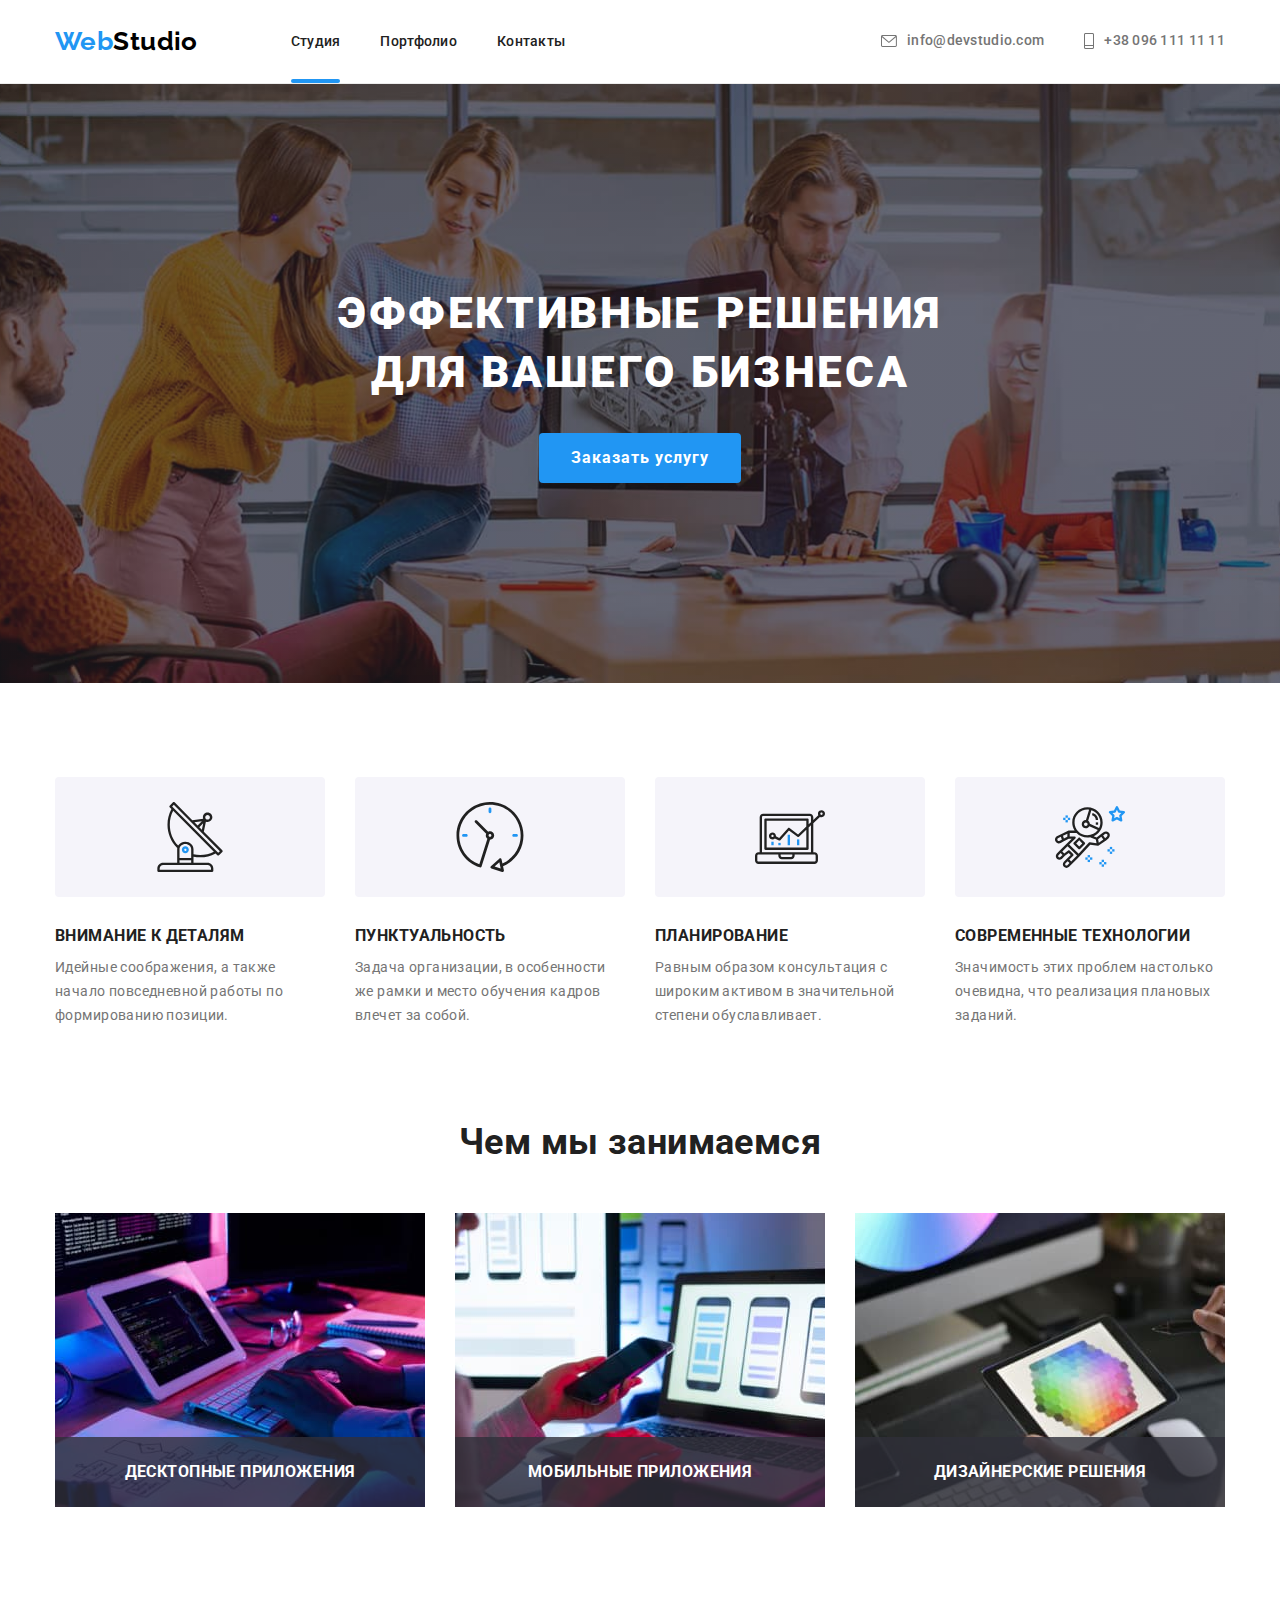
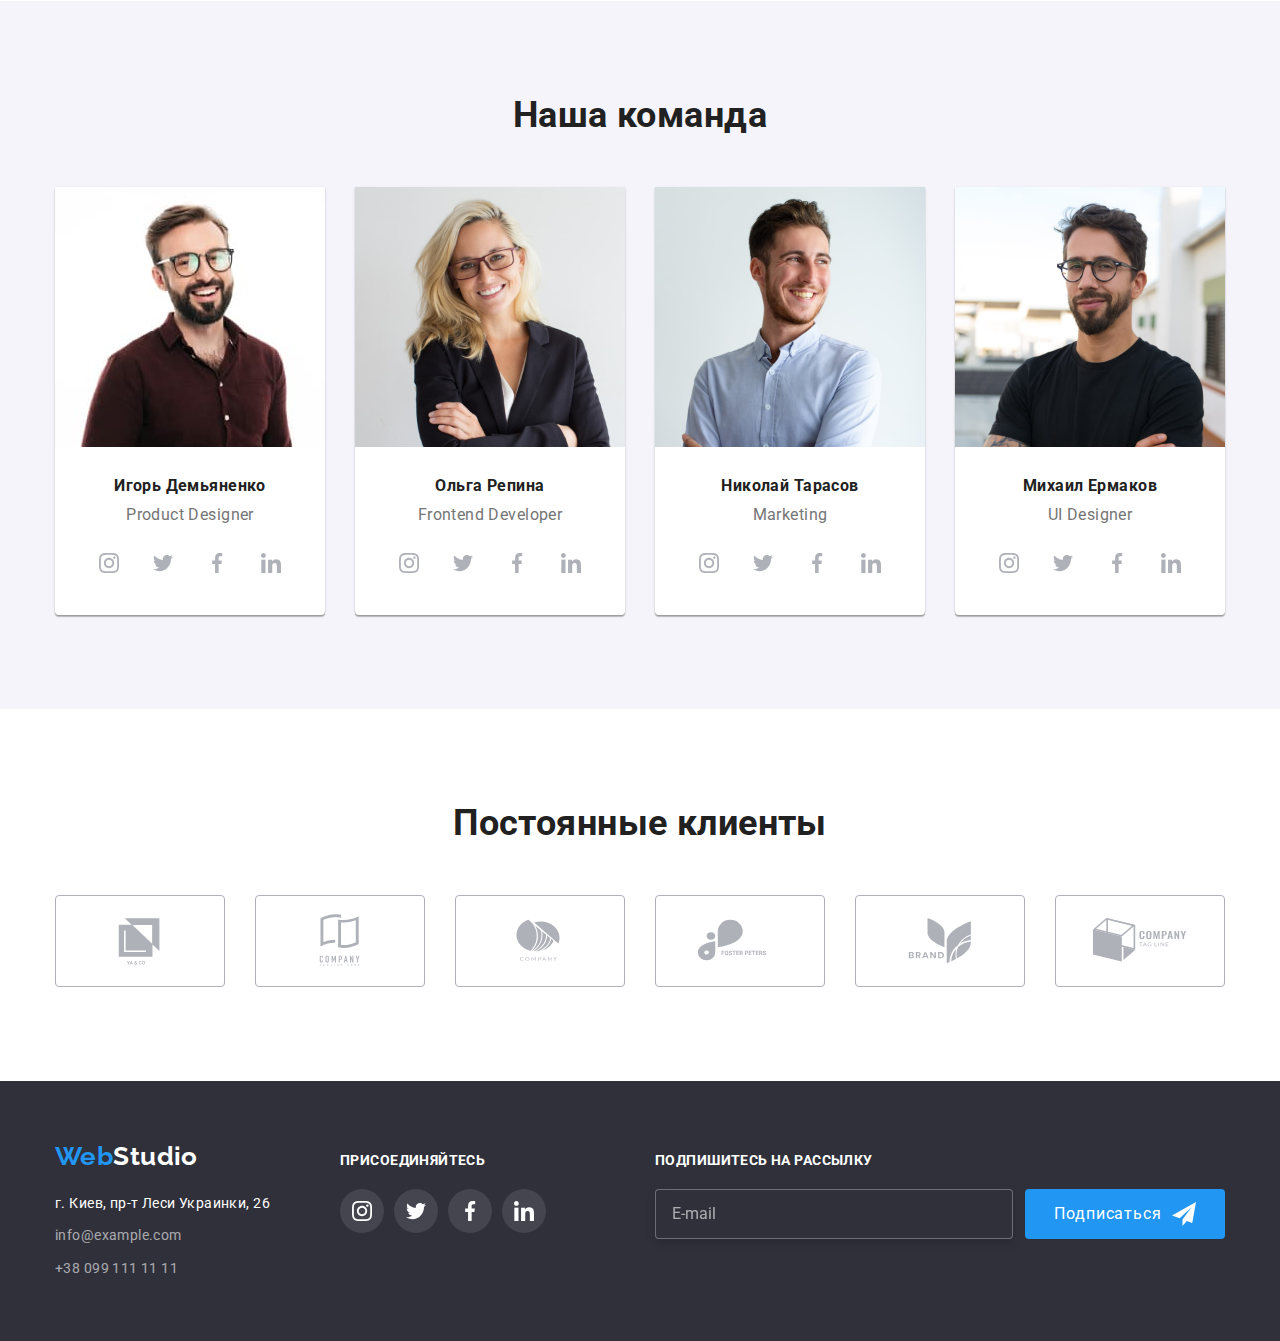
<file: index.html>
<!DOCTYPE html>
<html lang="ru">

<head>
    <meta charset="UTF-8">
    <meta http-equiv="X-UA-Compatible" content="IE=edge">
    <meta name="viewport" content="width=device-width, initial-scale=1.0">
    <title>Web studio 2.1</title>
    <link rel="preconnect" href="https://fonts.gstatic.com">
    <link rel="stylesheet" href="https://cdnjs.cloudflare.com/ajax/libs/modern-normalize/1.0.0/modern-normalize.min.css">
    <link href="https://fonts.googleapis.com/css2?family=Raleway:wght@700&family=Roboto:wght@400;500;700;900&display=swap"
        rel="stylesheet">
    <link rel="stylesheet" href="./css/main.min.css">
</head>
<body>
        <!--Header-->
        <header class="header">
            <div class="container main-nav">
                <nav class="navigation">
                    <a class="logo logo_text_black link" href="./index.html" lang="en"><span class="logo-first-word">Web</span>Studio</a>
                    <ul class="menu header__links-list list">
                        <li class="menu__item">
                            <a class="menu__link link current" href="./index.html">Студия</a>
                        </li>
                        <li class="menu__item">
                            <a class="menu__link link" href="./portfolio.html">Портфолио</a>
                        </li>
                        <li class="menu__item">
                            <a class="menu__link link" href="">Контакты</a>
                        </li>
                    </ul>
                </nav>
                    <ul class="menu header__contacts list">
                        <li class="menu__item">
                            <a class="menu__contacts link" href="mailto:info@devstudio.com">
                                <svg class="menu__mail-icon">
                                    <use href="./images/sprite.svg#icon-mail"></use>
                                </svg>info@devstudio.com
                            </a>
                        </li>
                        <li class="menu__item">
                            <a class="menu__contacts link" href="tel:+380961111111">
                                <svg class="menu__phone-icon">
                                    <use href="./images/sprite.svg#icon-phone"></use>
                                </svg>+38 096 111 11 11
                            </a>  
                        </li>
                    </ul>    
                </div>
        </header>
        <main>
            <!--Hero section-->
            <section class="hero">
                <div class="container">
                    <h1 class="hero__title">Эффективные решения для вашего бизнеса</h1>
                    <button class="modal-btn" type="button" data-modal-open>Заказать услугу</button>
                </div>
            </section>

            
            <!--Benefits-->
            <section class="section">
                <div class="container">
                <h2 class="visually-hidden">Приемущества</h2>
                <ul class="benefits-list list">
                    <li class="benefits-list__item">
                        <div class="benefits-list__logo">
                        <svg class="benefits-list__icon">
                            <use href="./images/sprite.svg#icon-antenna"></use>
                        </svg>
                        </div>
                        <h3 class="benefits-list__title">Внимание к деталям</h3>
                        <p class="benefits-list__description">Идейные соображения, а также начало повседневной работы по формированию позиции.</p>
                    </li>
                    <li class="benefits-list__item">
                        <div class="benefits-list__logo">
                        <svg class="benefits-list__icon">
                            <use href="./images/sprite.svg#icon-clock"></use>
                        </svg>
                        </div>
                        <h3 class="benefits-list__title">Пунктуальность</h3>
                        <p class="benefits-list__description">Задача организации, в особенности же рамки и место обучения кадров влечет за собой.</p>
                    </li>
                    <li class="benefits-list__item">
                        <div class="benefits-list__logo">
                        <svg class="benefits-list__icon">
                            <use href="./images/sprite.svg#icon-diagram"></use>
                        </svg>
                        </div>
                        <h3 class="benefits-list__title">Планирование</h3>
                        <p class="benefits-list__description">Равным образом консультация с широким активом в значительной степени обуславливает.</p>
                    </li>
                    <li class="benefits-list__item">
                        <div class="benefits-list__logo">
                        <svg class="benefits-list__icon">
                            <use href="./images/sprite.svg#icon-astronaut"></use>
                        </svg>
                        </div>
                        <h3 class="benefits-list__title">Современные технологии</h3>
                        <p class="benefits-list__description">Значимость этих проблем настолько очевидна, что реализация плановых заданий.</p>
                    </li>
                </ul>
                </div>
            </section>
            
            <!--What are we doing-->

            <section class="activities">
                <div class="container">
                <h2 class="primary-title">Чем мы занимаемся</h2>
                <ul class="activities-list cards-list list">
                    <li class="activities-list__item cards-item">
                        <div class="activities-list__thumb">
                        <img src="./images/box1.jpg" alt="десктопные приложения" width="370" height="294">
                        <h3 class="activities-list__title">Десктопные приложения</h3>
                        </div>
                    </li>
                    <li class="activities-list__item cards-item">
                        <div class="activities-list__thumb">
                            <img src="./images/box2.jpg" alt="мобильные приложения" width="370" height="294">
                            <h3 class="activities-list__title">Мобильные приложения</h3>
                        </div>
                    </li>
                    <li class=" activities-list__item cards-item">
                        <div class="activities-list__thumb">
                            <img src="./images/box3.jpg" alt="дизайнерские решения" width="370" height="294">
                            <h3 class="activities-list__title">Дизайнерские решения</h3>
                        </div>
                    </li>
                </ul>
                </div>
            </section>


            <!--Our team-->


            <section class="team section">
                <div class="container">
                <h2 class="primary-title">Наша команда</h2>
                <ul class="team__list cards-list list">
                    <li class="team__item cards-item">
                        <img src="./images/img.jpg" alt="продукт менеджер" width="270" height="260">
                         <div class="team__text">
                            <h3>Игорь Демьяненко</h3>
                            <p lang="en" class="team__img-description">Product Designer</p>
                            <ul class="social-links-list team__social-list list">
                                <li class="social__item">
                                    <a href="" class="social-link link">
                                        <svg class="social-link__logo team-socials">
                                            <use href="./images/sprite.svg#icon-instagram"></use>
                                        </svg>
                                    </a>
                                </li>
                                <li class="social__item">
                                    <a href="" class="social-link link">
                                        <svg class="social-link__logo team-socials">
                                            <use href="./images/sprite.svg#icon-twitter"></use>
                                        </svg>
                                    </a>
                                </li>
                                <li class="social__item">
                                    <a href="" class="social-link link">
                                        <svg class="social-link__logo team-socials">
                                            <use href="./images/sprite.svg#icon-facebook"></use>
                                        </svg>
                                    </a>
                                </li>
                                <li class="social__item">
                                    <a href="" class="social-link link">
                                        <svg class="social-link__logo team-socials">
                                            <use href="./images/sprite.svg#icon-linkedin"></use>
                                        </svg>
                                    </a>
                                </li>
                            </ul>
                         </div>    
                    </li>
                    <li class="team__item cards-item">
                        <img src="./images/img2.jpg" alt="фронтэнд разрабочтик" width="270" height="260">
                            <div class="team__text">
                                <h3>Ольга Репина</h3>
                                <p lang="en" class="team__img-description">Frontend Developer</p>
                                <ul class="social-links-list team__social-list list">
                                    <li class="social__item">
                                        <a href="" class="social-link link">
                                            <svg class="social-link__logo team-socials">
                                                <use href="./images/sprite.svg#icon-instagram"></use>
                                            </svg>
                                        </a>
                                    </li>
                                    <li class="social__item">
                                        <a href="" class="social-link link">
                                            <svg class="social-link__logo team-socials">
                                                <use href="./images/sprite.svg#icon-twitter"></use>
                                            </svg>
                                        </a>
                                    </li>
                                    <li class="social__item">
                                        <a href="" class="social-link link">
                                            <svg class="social-link__logo team-socials">
                                                <use href="./images/sprite.svg#icon-facebook"></use>
                                            </svg>
                                        </a>
                                    </li>
                                    <li class="social__item">
                                        <a href="" class="social-link link">
                                            <svg class="social-link__logo team-socials">
                                                <use href="./images/sprite.svg#icon-linkedin"></use>
                                            </svg>
                                        </a>
                                    </li>
                                </ul>
                           </div>
                    </li>
                    <li class="team__item cards-item">
                        <img src="./images/img3.jpg" alt="маркетолог" width="270" height="260">
                            <div class="team__text">
                                <h3>Николай Тарасов</h3>
                                <p lang="en" class="team__img-description">Marketing</p>
                                <ul class="social-links-list team__social-list list">
                                    <li class="social__item">
                                        <a href="" class="social-link link">
                                            <svg class="social-link__logo team-socials">
                                                <use href="./images/sprite.svg#icon-instagram"></use>
                                            </svg>
                                        </a>
                                    </li>
                                    <li class="social__item">
                                        <a href="" class="social-link link">
                                            <svg class="social-link__logo team-socials">
                                                <use href="./images/sprite.svg#icon-twitter"></use>
                                            </svg>
                                        </a>
                                    </li>
                                    <li class="social__item">
                                        <a href="" class="social-link link">
                                            <svg class="social-link__logo team-socials">
                                                <use href="./images/sprite.svg#icon-facebook"></use>
                                            </svg>
                                        </a>
                                    </li>
                                    <li class="social__item">
                                        <a href="" class="social-link link">
                                            <svg class="social-link__logo team-socials">
                                                <use href="./images/sprite.svg#icon-linkedin"></use>
                                            </svg>
                                        </a>
                                    </li>
                                </ul>
                           </div>
                    </li>
                    <li class="team__item cards-item">
                        <img src="./images/img4.jpg" alt="дизайнер" width="270" height="260">
                            <div class="team__text">
                                <h3>Михаил Ермаков</h3>
                                <p lang="en" class="team__img-description">UI Designer</p>
                                <ul class="social-links-list team__social-list list">
                                    <li class="social__item">
                                        <a href="" class="social-link link">
                                            <svg class="social-link__logo team-socials">
                                                <use href="./images/sprite.svg#icon-instagram"></use>
                                            </svg>
                                        </a>
                                    </li>
                                    <li class="social__item">
                                        <a href="" class="social-link link">
                                            <svg class="social-link__logo team-socials">
                                                <use href="./images/sprite.svg#icon-twitter"></use>
                                            </svg>
                                        </a>
                                    </li>
                                    <li class="social__item">
                                        <a href="" class="social-link link">
                                            <svg class="social-link__logo team-socials">
                                                <use href="./images/sprite.svg#icon-facebook"></use>
                                            </svg>
                                        </a>
                                    </li>
                                    <li class="social__item">
                                        <a href="" class="social-link link">
                                            <svg class="social-link__logo team-socials">
                                                <use href="./images/sprite.svg#icon-linkedin"></use>
                                            </svg>
                                        </a>
                                    </li>
                                </ul>
                            </div> 
                    </li>
                </ul>
                </div>
            </section>
            <section class="clients section">
                <div class="container">
                    <h2 class="primary-title">Постоянные клиенты</h2>
                    <ul class="clients-list list">
                        <li class="cliaents-list__item cards-item ">
                            <a class="clients-link link" href="">
                            <svg class="clients-link__icon">
                                <use href="./images/sprite.svg#icon-logo"></use>
                            </svg>
                            </a>
                        </li>
                        <li class="clients-list__item cards-item">
                            <a class="clients-link link" href="">
                            <svg class="clients-link__icon">
                                <use href="./images/sprite.svg#icon-logo1"></use>
                            </svg>
                            </a>
                        </li>
                        <li class="clients-list__item cards-item">
                            <a class="clients-link link" href="">
                            <svg class="clients-link__icon">
                                <use href="./images/sprite.svg#icon-logo2"></use>
                            </svg>
                            </a>
                        </li>
                        <li class="clients-list__item cards-item">
                            <a class="clients-link link" href="">
                            <svg class="clients-link__icon">
                                <use href="./images/sprite.svg#icon-logo3"></use>
                            </svg>
                            </a>
                        </li>
                        <li class="clients-list__item cards-item">
                            <a class="clients-link link" href="">
                            <svg class="clients-link__icon">
                                <use href="./images/sprite.svg#icon-logo4"></use>
                            </svg>
                            </a>
                        </li>
                        <li class="clients-list__item cards-item">
                            <a class="clients-link link" href="">
                            <svg class="clients-link__icon">
                                <use href="./images/sprite.svg#icon-logo5"></use>
                            </svg>
                            </a>
                        </li>
                    </ul>
                </div>
            </section>
        </main>
        <!--Footer-->
        <footer class="footer-section">
            <div class="container footer-info">
                <div class="adress-section">
                <a class="logo logo_text_white link" href="" lang="en"><span class="logo-first-word">Web</span>Studio</a>
                <address class="btm-adress">
                    <ul class="adress-list list">
                        <li class="adress-list__item">
                            <a class="adress-list__link adress-list__link_text_white link" href="https://goo.gl/maps/AmAYkSaGQBM4U7Ya8" target="_blank"
                                rel="noopener no referrer">г. Киев, пр-т Леси
                                Украинки, 26</a>
                        </li>
                        <li class="adress-list__item">
                            <a class="adress-list__link adress-list__link_text_grey link" href="mailto:info@example.com">info@example.com</a>
                        </li>
                        <li class="adress-list__item">
                            <a class="adress-list__link adress-list__link_text_grey link" href="tel:+380991111111">+38 099 111 11 11</a>
                        </li>
                    </ul>
                </address>
                </div>
                <div class="footer__social">
                <section class="social-list">
                    <h2 class="social-links-title">Присоединяйтесь</h2>
                    <ul class="footer__social-list social-links-list list">
                        <li class="social__item">
                        <a href="" class="social-link link">
                            <svg class="social-link__logo footer-socials">
                                <use href="./images/sprite.svg#icon-instagram"></use>
                            </svg>
                        </a>
                        </li>
                        <li class="social__item">
                        <a href="" class="social-link link">
                            <svg class="social-link__logo footer-socials">
                                <use href="./images/sprite.svg#icon-twitter"></use>
                            </svg>
                        </a>
                        </li>
                        <li class="social__item">
                            <a href="" class="social-link link">
                                <svg class="social-link__logo footer-socials">
                                    <use href="./images/sprite.svg#icon-facebook"></use>
                                </svg>
                            </a>
                        </li>
                        <li class="social__item">
                            <a href="" class="social-link link">
                            <svg class="social-link__logo footer-socials">
                                <use href="./images/sprite.svg#icon-linkedin"></use>
                            </svg>
                            </a>
                        </li>
                    </ul>
                </section>
            </div>
            <form class="footer__subscription subscription-form">
                <h2 class="social-links-title">Подпишитесь на рассылку</h2> 
                <div class="subscription-field">
                <label>
                    <input name="user-subscription-mail" class="subscription-mail" type="email" placeholder="E-mail" required>
                </label>
                <button type="submit" class="subscription-btn">Подписаться
                    <svg class="telegram-logo">
                        <use href="./images/sprite.svg#icon-send"></use>
                    </svg>
                </button>
                </div>
            </form>
        </div>
        <div class="backdrop is-hidden" data-modal>
            <div class="modal">
                <button type="button" class="close-button" data-modal-close>
                    <svg class="icon-close">
                        <use href="./images/sprite.svg#icon-close"></use>
                    </svg>
                </button>
                <form action="#" class="modal-form">
                    <p class="modal-form-head">Оставьте свои данные, мы вам перезвоним</p>
                    <label class="modal-form-field">
                        Имя 
                        <span class="modal-form-input-wrapper">
                            <input name="user-name" type="text" class="modal-form-input" minlength="2" required>
                            <svg class="modal-form-icon">
                                <use href="./images/sprite.svg#icon-person"></use>
                            </svg>
                        </span>
                    </label>
                    <label class="modal-form-field">
                        Телефон
                        <span class="modal-form-input-wrapper">
                            <input name="user-phone" type="tel" class="modal-form-input" pattern="[0-9]{3}-[0-9]{3}-[0-9]{2}-[0-9]{2}" title="099-999-99-99" required>
                            <svg class="modal-form-icon">
                            <use href="./images/sprite.svg#icon-tel"></use>
                            </svg>
                        </span>
                    </label>
                    <label class="modal-form-field">
                        Почта
                        <span class="modal-form-input-wrapper">
                            <input name="user-mail" type="email" class="modal-form-input" required>
                            <svg class="modal-form-icon">
                                <use href="./images/sprite.svg#icon-email"></use>
                            </svg>
                        </span>
                    </label>
                    <label class="modal-form-field">
                        Комментарий
                        <textarea name="user-cooments" class="modal-form-comments" placeholder="Введите текст"></textarea>
                    </label>
                    
                    <input name="user-policy" type="checkbox" class="modal-form-checkbox visually-hidden" id="checkbox-policy" required>
                    <label for="checkbox-policy" class="modal-form-checkbox-policy"> Соглашаюсь с рассылкой и принимаю &#160; <a href="" class="modal-form-policy-link">Условия договора</a></label>
            
                    <button type="submit" class="modal-form-btn">Отправить</button>
                    
                </form>
            </div>
        </div>
    </footer>
    <script src="modal.js"></script>
</body>
</file>
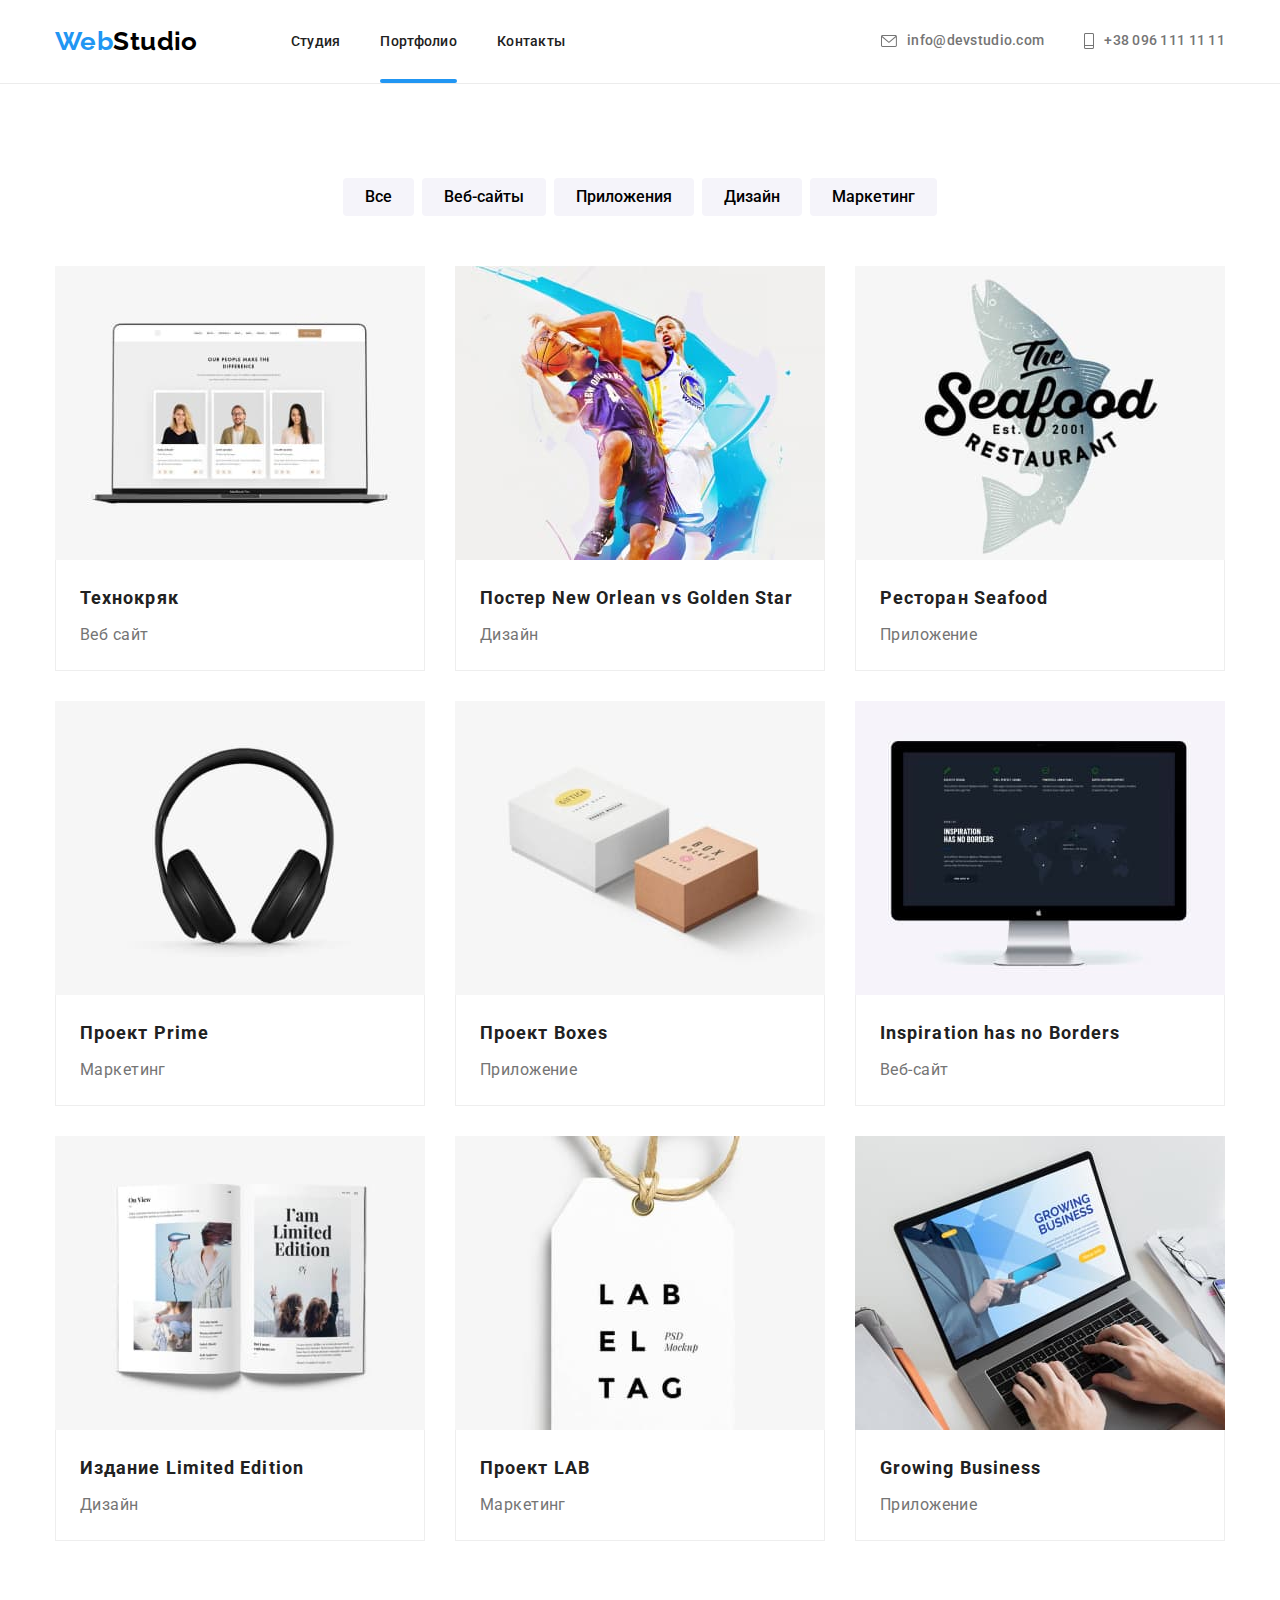
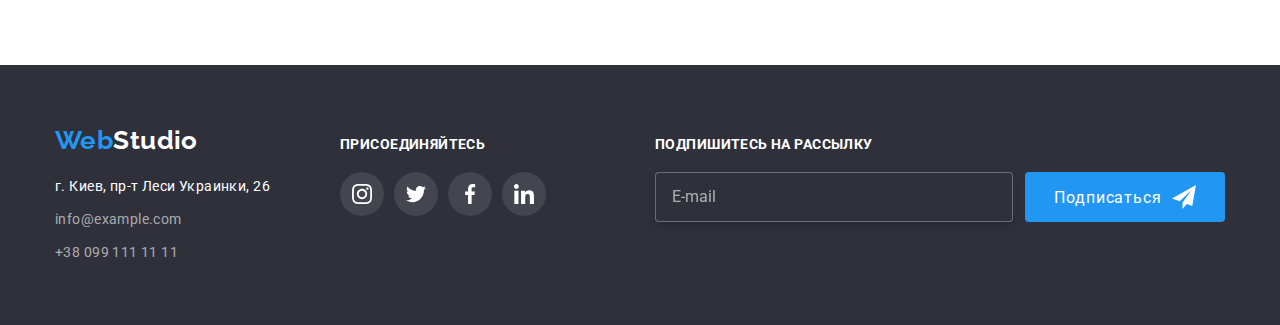
<file: portfolio.html>
<!DOCTYPE html>
<html lang="ru">

<head>
    <meta charset="UTF-8">
    <meta http-equiv="X-UA-Compatible" content="IE=edge">
    <meta name="viewport" content="width=device-width, initial-scale=1.0">
    <title>Web studio 2.1</title>
    <link rel="preconnect" href="https://fonts.gstatic.com">
    <link rel="stylesheet"
        href="https://cdnjs.cloudflare.com/ajax/libs/modern-normalize/1.0.0/modern-normalize.min.css">
    <link
        href="https://fonts.googleapis.com/css2?family=Raleway:wght@700&family=Roboto:wght@400;500;700;900&display=swap"
        rel="stylesheet">
    <link rel="stylesheet" href="./css/main.min.css">
</head>

<body>
    <!--Header-->
    <header class="header">
        <div class="container main-nav">
            <nav class="navigation">
                <a class="logo logo_text_black link" href="./index.html" lang="en"><span
                        class="logo-first-word">Web</span>Studio</a>
                <ul class="menu header__links-list list">
                    <li class="menu__item">
                        <a class="menu__link link" href="./index.html">Студия</a>
                    </li>
                    <li class="menu__item">
                        <a class="menu__link link current" href="./portfolio.html">Портфолио</a>
                    </li>
                    <li class="menu__item">
                        <a class="menu__link link" href="">Контакты</a>
                    </li>
                </ul>
            </nav>
            <ul class="menu header__contacts list">
                <li class="menu__item">
                    <a class="menu__contacts link" href="mailto:info@devstudio.com">
                        <svg class="menu__mail-icon icon">
                            <use href="./images/sprite.svg#icon-mail"></use>
                        </svg>info@devstudio.com
                    </a>
                </li>
                <li class="menu__item">
                    <a class="menu__contacts link" href="tel:+380961111111">
                        <svg class="menu__phone-icon icon">
                            <use href="./images/sprite.svg#icon-phone"></use>
                        </svg>+38 096 111 11 11
                    </a>
                </li>
            </ul>
        </div>
    </header>

            <!--Main content-->

    <main class="section">
        <div class="container">   
            <h1 class="visually-hidden">Фильтры</h1>
                <ul class="filters-list list">  
                <li class="filters-item">
                    <button class="nav-btn" type="button">
                        Все
                    </button>
                </li>
                <li class="filters-item">
                    <button class="nav-btn" type="button">
                        Веб-сайты
                    </button>
                </li>
                <li class="filters-item">
                    <button class="nav-btn" type="button">
                        Приложения
                    </button>
                </li>
                <li class="filters-item">
                    <button class="nav-btn" type="button">
                        Дизайн
                    </button>
                </li>
                <li class="filters-item">
                    <button class="nav-btn" type="button">
                        Маркетинг
                    </button>
                </li>
            </ul>
           
            <h2 hidden>Список работ</h2>
            <ul class="products-list cards-list list">
                <li class="products-list__item">
                    <a class="cards-link link" href="">
                        <div class="portfolio-thumb">
                            <img src="./images/example.jpg" alt="ноутбук с изображением профилей">
                            <p class="title-description">Технокряк это современная площадка распространения коронавируса. Компании используют эту платформу для цифрового
                            шпионажа и атак на защищённые сервера конкурентов.</p>
                        </div>
                            <div class="cards-text">
                                <h3 class="portfolio-titles">Технокряк</h3>
                                    <p class="cards-description">Веб сайт</p>
                            </div>
                        </a>
                </li>
                <li class="products-list__item">
                    <a class="cards-link link" href="">
                        <div class="portfolio-thumb">
                            <img src="./images/example1.jpg" alt="постер с двумя баскетболистами борящимися за мяч">
                            <p class="title-description"></p> 
                        </div>
                        <div class="cards-text">
                                <h3 class="portfolio-titles">Постер <span lang="en">New Orlean vs Golden Star</span></h3>
                                <p class="cards-description">Дизайн</p>
                        </div>
                     </a>
                </li>
                <li class="products-list__item">
                    <a class="cards-link link" href="">
                        <div class="portfolio-thumb">
                            <img src="./images/example2.jpg" alt="логотип ресторана морской еды">
                            <p class="title-description"></p>
                        </div>
                        <div class="cards-text">
                            <h3 class="portfolio-titles">Ресторан <span lang="en">Seafood</span></h3>
                            <p class="cards-description">Приложение</p>
                        </div>  
                        </a>
                </li>
                <li class="products-list__item">
                    <a class="cards-link link" href="">
                        <div class="portfolio-thumb">
                            <img src="./images/example3.jpg" alt="закрытые наушники черного цвета">
                            <p class="title-description"></p>
                        </div>
                        <div class="cards-text">
                            <h3 class="portfolio-titles">Проект <span lang="en">Prime</span></h3>
                                <p class="cards-description">Маркетинг</p>
                        </div>  
                    </a>
                </li>
                <li class="products-list__item">
                    <a class="cards-link link" href="">
                        <div class="portfolio-thumb">
                        <img src="./images/example4.jpg" alt="белая и коричневая коробочки">
                        <p class="title-description"></p>
                        </div>
                        <div class="cards-text">
                            <h3 class="portfolio-titles">Проект <span lang="en">Boxes</span></h3>
                                <p class="cards-description">Приложение</p>
                        </div>
                    </a>
                </li>
                <li class="products-list__item">
                    <a class="cards-link link" href="">
                        <div class="portfolio-thumb">
                        <img src="./images/example5.jpg" alt="экран монитора с картой мира">
                        <p class="title-description"></p>
                        </div>
                        <div class="cards-text">
                            <h3 class="portfolio-titles" lang="en">Inspiration has no Borders</h3>
                                <p class="cards-description">Веб-сайт</p>
                        </div>
                    </a>
                </li>
                <li class="products-list__item">
                    <a class="cards-link link" href="">
                        <div class="portfolio-thumb">
                        <img src="./images/example6.jpg" alt="книга с картинками">
                        <p class="title-description"></p>
                        </div>
                        <div class="cards-text">
                            <h3 class="portfolio-titles">Издание <span lang="en">Limited Edition</span></h3>
                                <p class="cards-description">Дизайн</p>
                         </div>
                    </a>
                </li>
                <li class="products-list__item">
                    <a class="cards-link link" href="">
                        <div class="portfolio-thumb">
                        <img src="./images/example7.jpg" alt="бирка на нитке">
                        <p class="title-description"></p>
                        </div>
                        <div class="cards-text">
                             <h3 class="portfolio-titles">Проект <span lang="en">LAB</span></h3>
                             <p class="cards-description">Маркетинг</p>
                        </div>
                    </a>
                </li>
                <li class="products-list__item">
                    <a class="cards-link link" href="">
                        <div class="portfolio-thumb">
                        <img src="./images/example8.jpg" alt="печаиающий на клавиатуре ноутбука человек">
                        <p class="title-description"></p>
                        </div>
                        <div class="cards-text">
                        <h3 class="portfolio-titles" lang="en">Growing Business</h3>
                            <p class="cards-description">Приложение</p>
                    </div>
                        </a>
                </li>
            </ul>
        </div>
    </main>

            <!--Footer-->

            <footer class="footer-section">
                <div class="container footer-info">
                    <div class="adress-section">
                        <a class="logo logo_text_white link" href="" lang="en"><span class="logo-first-word">Web</span>Studio</a>
                        <address class="btm-adress">
                            <ul class="adress-list list">
                                <li class="adress-list__item">
                                    <a class="adress-list__link adress-list__link_text_white link"
                                        href="https://goo.gl/maps/AmAYkSaGQBM4U7Ya8" target="_blank" rel="noopener no referrer">г.
                                        Киев, пр-т Леси
                                        Украинки, 26</a>
                                </li>
                                <li class="adress-list__item">
                                    <a class="adress-list__link adress-list__link_text_grey link"
                                        href="mailto:info@example.com">info@example.com</a>
                                </li>
                                <li class="adress-list__item">
                                    <a class="adress-list__link adress-list__link_text_grey link" href="tel:+380991111111">+38 099
                                        111 11 11</a>
                                </li>
                            </ul>
                        </address>
                    </div>
                    <div class="footer__social">
                        <section class="social-list">
                            <h2 class="social-links-title">Присоединяйтесь</h2>
                            <ul class="footer__social-list social-links-list list">
                                <li class="social__item">
                                    <a href="" class="social-link link">
                                        <svg class="social-link__logo footer-socials">
                                            <use href="./images/sprite.svg#icon-instagram"></use>
                                        </svg>
                                    </a>
                                </li>
                                <li class="social__item">
                                    <a href="" class="social-link link">
                                        <svg class="social-link__logo footer-socials">
                                            <use href="./images/sprite.svg#icon-twitter"></use>
                                        </svg>
                                    </a>
                                </li>
                                <li class="social__item">
                                    <a href="" class="social-link link">
                                        <svg class="social-link__logo footer-socials">
                                            <use href="./images/sprite.svg#icon-facebook"></use>
                                        </svg>
                                    </a>
                                </li>
                                <li class="social__item">
                                    <a href="" class="social-link link">
                                        <svg class="social-link__logo footer-socials">
                                            <use href="./images/sprite.svg#icon-linkedin"></use>
                                        </svg>
                                    </a>
                                </li>
                            </ul>
                        </section>
                    </div>
                    <form class="footer__subscription subscription-form">
                        <h2 class="social-links-title">Подпишитесь на рассылку</h2>
                        <div class="subscription-field">
                            <label>
                                <input name="user-subscription-mail" class="subscription-mail" type="email" placeholder="E-mail"
                                    required>
                            </label>
                            <button type="submit" class="subscription-btn">Подписаться
                                <svg class="telegram-logo">
                                    <use href="./images/sprite.svg#icon-send"></use>
                                </svg>
                            </button>
                        </div>
                    </form>
                </div>
            </footer>
        </body>
</file>
<file: css/main.min.css>
:root{--accent-color: #2196f3;--main-color: #212121;--primary-color: #ffffff;--description-text-color: #757575;--hero-bg-clr: #c4c4c4;--hero-title-background-color: #2f303a;--hero-gradient-clr: rgba(47, 48, 58, 0.4), rgba(47, 48, 58, 0.4);--sections-background-color: #f5f4fa;--logo-link-clr: #000000;--social-link-bg: rgba(255, 255, 255, 0.1);--footer-text-clr: rgba(255, 255, 255, 0.6);--mdl-btn-clr-hvr: #188ce8;--brdr-clr: #eeeeee;--header-brdr-clr: #ececec;--logo-clr: #afb1b8}.visually-hidden{position:absolute !important;clip:rect(1px 1px 1px 1px);clip:rect(1px, 1px, 1px, 1px);padding:0 !important;border:0 !important;height:1px !important;width:1px !important;overflow:hidden}h1,h2,h3,h4,h5,h6,p{margin-top:0;margin-bottom:0}ul,ol{margin-top:0;margin-bottom:0;padding-left:0}img{display:block}body{font-family:"Roboto", sans-serif;font-size:14px;color:var(--main-color);letter-spacing:0.03em;background-color:var(--primary-color)}.list{list-style:none}.link{text-decoration:none}.container{width:1200px;margin:0 auto;padding-right:15px;padding-left:15px}.section{padding:94px 0}.social-links-list{display:flex}.social-link__logo{width:20px;height:20px;transition:fill 250ms cubic-bezier(0.4, 0, 0.2, 1)}.social-link:hover .social-link__logo,.social-link:focus .social-link__logo{fill:var(--primary-color)}.logo{font-family:"Raleway", sans-serif;font-weight:bold;font-size:26px;line-height:1.19}.logo_text_black{color:var(--logo-link-clr)}.logo_text_white{color:var(--primary-color)}.logo-first-word{color:var(--accent-color)}.cards-item{background-color:var(--primary-color)}.cards-item:not(:last-child){margin-right:30px}.cards-list{display:flex;flex-wrap:wrap}.team__img-description{margin-top:10px;font-size:16px;line-height:1.18;color:var(--description-text-color)}.primary-title{margin-bottom:50px;font-size:36px;line-height:1.16;text-align:center;color:var(--main-color)}.backdrop{position:fixed;top:0;left:0;width:100%;height:100%;background-color:rgba(0,0,0,0.2)}.backdrop.is-hidden{opacity:0;pointer-events:none;visibility:hidden}.modal{position:absolute;top:50%;left:50%;transform:translate(-50%, -50%) scale(1);width:528px;height:581px;padding:40px;border-radius:4px;background-color:var(--primary-color);transition:transform 250ms cubic-bezier(0.4, 0, 0.2, 1)}.backdrop.is-hidden .modal{transform:translate(-50%, -50%) scale(0.7)}.close-button{position:absolute;top:8px;right:8px;display:flex;justify-content:center;align-items:center;width:30px;height:30px;border-radius:50%;background-color:var(--primary-color);border:1px solid rgba(0,0,0,0.1);cursor:pointer}.icon-close{width:18px;height:18px}.close-button:hover .icon-close,.close-button:focus .icon-close{fill:var(--accent-color)}.modal-form{display:flex;flex-direction:column}.modal-form-head{font-weight:bold;font-size:20px;line-height:1.15;text-align:center;color:var(--main-color);margin-bottom:12px}.modal-form-field{margin-bottom:10px;font-size:12px;line-height:1.16;letter-spacing:0.01em;color:var(--description-text-color)}.modal-form-input-wrapper{margin-top:4px;position:relative;display:block}.modal-form-input{width:100%;height:40px;border:1px solid rgba(33,33,33,0.2);border-radius:4px;padding-left:42px;transition:fill 250ms cubic-bezier(0.4, 0, 0.2, 1)}.modal-form-input:focus{outline:none;border-color:var(--accent-color)}.modal-form-icon{position:absolute;top:50%;left:12px;transform:translateY(-50%);width:18px;height:18px}.modal-form-input:focus+.modal-form-icon{fill:var(--accent-color)}.modal-form-comments{margin-top:4px;width:100%;height:120px;resize:none;border:1px solid rgba(33,33,33,0.2);border-radius:4px;padding:12px 16px;transition:border-color 250ms cubic-bezier(0.4, 0, 0.2, 1)}.modal-form-comments:focus{outline:none;border-color:var(--accent-color)}.modal-form-comments::placeholder{line-height:1.14;letter-spacing:0.01em;color:rgba(117,117,117,0.5)}.modal-form-checkbox-policy{display:flex;justify-content:center;align-items:center;line-height:1.71;color:var(--description-text-color)}.modal-form-checkbox-policy::before{display:inline-block;width:16px;height:15px;content:"";margin-right:7px;cursor:pointer;background-image:url(../images/border.svg);background-size:contain;background-position:center;background-repeat:no-repeat;transition:outline 250ms cubic-bezier(0.4, 0, 0.2, 1)}.modal-form-checkbox:focus+.modal-form-checkbox-policy::before{background-image:url(../images/focus.svg)}.modal-form-checkbox:checked+.modal-form-checkbox-policy::before{background-image:url(../images/icon-check1.svg)}.modal-form-policy-link{color:var(--accent-color)}.modal-form-btn{width:200px;height:50px;margin:30px auto 0 auto;border:none;border-radius:4px;font-weight:bold;font-size:16px;line-height:1.87;letter-spacing:0.06em;color:var(--primary-color);background-color:var(--accent-color);box-shadow:0px 4px 4px rgba(0,0,0,0.15);cursor:pointer;transition:background-color 250ms cubic-bezier(0.4, 0, 0.2, 1)}.modal-form-btn:hover,.modal-form-btn:focus{background-color:var(--mdl-btn-clr-hvr)}.header{display:flex;border-bottom:1px solid var(--header-brdr-clr)}.navigation{display:flex;align-items:center}.menu{display:flex}.header__links-list{margin-left:93px}.menu__item{display:flex;align-items:center}.menu__item:not(:last-child){margin-right:40px;align-items:center}.menu__link{padding:32px 0;position:relative;display:block;font-weight:500;line-height:1.33;letter-spacing:0.02em;color:var(--main-color);transition:color 250ms,background-color 250ms cubic-bezier(0.4, 0, 0.2, 1)}.menu__link .current,.menu__link:hover,.menu__link:focus{color:var(--accent-color)}.current::after{content:"";position:absolute;bottom:0;left:0;display:block;width:100%;height:4px;background-color:var(--accent-color);border-radius:2px}.header__contacts{margin-left:auto}.main-nav{display:flex}.menu__contacts{display:flex;align-items:center;padding:32px 0;font-weight:500;line-height:1.14;letter-spacing:0.02em;color:var(--description-text-color);transition:color 250ms cubic-bezier(0.4, 0, 0.2, 1)}.menu__contacts:hover,.menu__contacts:focus{color:var(--accent-color)}.menu__phone-icon{width:10px;height:16px;margin-right:10px;fill:var(--description-text-color);transition:fill 250ms cubic-bezier(0.4, 0, 0.2, 1)}.menu__contacts:hover .menu__phone-icon,.menu__contacts:focus .menu__phone-icon{fill:var(--accent-color)}.menu__mail-icon{width:16px;height:12px;margin-right:10px;fill:var(--description-text-color);transition:fill 250ms cubic-bezier(0.4, 0, 0.2, 1)}.menu__contacts:hover .menu__mail-icon,.menu__contacts:focus .menu__mail-icon{fill:var(--accent-color)}.hero{text-align:center;padding:200px 0;background-color:var(--hero-bg-clr);background-image:linear-gradient(var(--hero-gradient-clr)),url("../images/bg.jpg");background-size:cover;max-width:1600px;background-position:center;background-repeat:no-repeat}.hero__title{display:block;margin-left:auto;margin-right:auto;margin-bottom:30px;width:696px;font-weight:900;font-size:44px;line-height:1.36;text-align:center;letter-spacing:0.06em;text-transform:uppercase;color:var(--primary-color)}.modal-btn{padding:10px 32px;font-weight:bold;font-size:16px;line-height:1.87;letter-spacing:0.06em;color:var(--primary-color);background-color:var(--accent-color);cursor:pointer;border:none;border-radius:4px;transition:background-color 250ms,color 250ms cubic-bezier(0.4, 0, 0.2, 1)}.modal-btn:hover,.modal-btn:focus{background-color:var(--mdl-btn-clr-hvr);color:var(--primary-color)}.benefits-list{display:flex}.benefits-list__item{width:calc((100% - 90px) / 4);margin-right:30px}.benefits-list__item:nth-child(4n){margin-right:0px}.benefits-list__logo{display:flex;width:270px;height:120px;justify-content:center;align-items:center;margin-bottom:30px;border-radius:4px;background-color:var(--sections-background-color)}.benefits-list__icon{width:70px;height:70px}.benefits-list__title{line-height:1.14;text-transform:uppercase}.benefits-list__description{margin-top:10px;line-height:1.71;color:var(--description-text-color)}.activities{padding-bottom:94px}.activities-list__item{flex-basis:calc((100% - 60px) / 3)}.activities-list__thumb{position:relative}.activities-list__title{display:flex;justify-content:center;align-items:center;line-height:1.14;text-transform:uppercase;width:370px;height:70px;position:absolute;bottom:0;background:rgba(47,48,58,0.8);color:var(--primary-color)}.team{background-color:var(--sections-background-color)}.team__item{flex-basis:calc((100% - 90px) / 4);box-shadow:0px 1px 3px rgba(0,0,0,0.12),0px 1px 1px rgba(0,0,0,0.14),0px 2px 1px rgba(0,0,0,0.2);border-radius:0px 0px 4px 4px}.team__text{padding:30px 32px;text-align:center}.team__social-list{margin-top:16px}.team-socials{fill:var(--logo-clr)}.clients-list{display:flex}.clients-link__icon{fill:var(--logo-clr);width:106px;height:60px;transition:fill 250ms cubic-bezier(0.4, 0, 0.2, 1)}.clients-link:hover .clients-link__icon,.clients-link:focus .clients-link__icon{fill:var(--accent-color)}.clients-list__item{display:flex;flex-basis:calc((100% - 150px) / 6)}.clients-link{display:flex;width:170px;height:92px;justify-content:center;align-items:center;border:1px solid var(--logo-clr);border-radius:4px;transition:border-color 250ms cubic-bezier(0.4, 0, 0.2, 1)}.clients-link:hover,.clients-link:focus{cursor:pointer;border-color:var(--accent-color)}.footer-section{padding:60px 0;background-color:var(--hero-title-background-color)}.footer-info{display:flex;align-items:baseline}.btm-adress{padding-top:20px}.adress-list__item:not(:last-child){margin-bottom:9px}.adress-list__link{font-style:normal;line-height:1.71}.adress-list__link_text_white{color:var(--primary-color)}.adress-list__link_text_grey{color:var(--footer-text-clr)}.footer__social{margin-left:70px}.social-links-title{font-size:14px;line-height:1.14;text-transform:uppercase;color:var(--primary-color)}.footer__social-list{padding-top:20px}.social__item:not(:last-child){margin-right:10px}.social-link{display:flex;justify-content:center;align-items:center;width:44px;height:44px;border-radius:50%;background-color:var(--social-link-bg);transition:background-color 250ms cubic-bezier(0.4, 0, 0.2, 1)}.social-link:hover,.social-link:focus{cursor:pointer;background-color:var(--accent-color)}.footer-socials{fill:var(--primary-color)}.subscription-form{width:570px}.footer__subscription{margin-left:auto}.subscription-field{display:flex;margin-top:20px}.subscription-mail{width:358px;height:50px;padding:15px 0 15px 16px;color:var(--primary-color);background-color:var(--hero-title-background-color);border:1px solid rgba(255,255,255,0.3);filter:drop-shadow(0px 4px 4px rgba(0,0,0,0.15));border-radius:4px;outline:none;transition:border-color 250ms cubic-bezier(0.4, 0, 0.2, 1)}.subscription-mail:focus{border-color:var(--accent-color)}.subscription-mail::placeholder{font-size:16px;line-height:1.25;color:rgba(255,255,255,0.6)}.subscription-btn{display:flex;margin-left:12px;width:200px;height:50px;justify-content:center;align-items:center;font-size:16px;line-height:1.87;letter-spacing:0.06em;border:none;border-radius:4px;color:var(--primary-color);cursor:pointer;background-color:var(--accent-color);transition:background-color 250ms cubic-bezier(0.4, 0, 0.2, 1)}.subscription-btn:hover,.subscription-btn:focus{background-color:var(--mdl-btn-clr-hvr)}.telegram-logo{width:24px;height:24px;margin-left:10px;fill:var(--primary-color);background-color:var(--accent-color);transition:background-color 250ms cubic-bezier(0.4, 0, 0.2, 1)}.subscription-btn:hover .telegram-logo,.subscription-btn:focus .telegram-logo{background-color:var(--mdl-btn-clr-hvr)}.filters-list{display:flex;justify-content:center;margin-bottom:50px}.filters-item:not(:last-child){margin-right:8px}.nav-btn{padding:6px 22px;font-weight:500;font-size:16px;line-height:1.62;background-color:var(--sections-background-color);cursor:pointer;border-radius:4px;border:none;transition:background-color 250ms,color 250ms,box-shadow 250ms cubic-bezier(0.4, 0, 0.2, 1)}.nav-btn:hover,.nav-btn:focus{background-color:var(--accent-color);color:var(--primary-color);box-shadow:0px 3px 1px rgba(0,0,0,0.1),0px 1px 2px rgba(0,0,0,0.08),0px 2px 2px rgba(0,0,0,0.12)}.products-list__item{flex-basis:calc((100% - 60px) / 3);margin-bottom:30px;margin-right:30px;background-color:var(--primary-color)}.products-list__item:nth-child(3n){margin-right:0px}.cards-link{display:block;transition:box-shadow 250ms cubic-bezier(0.4, 0, 0.2, 1)}.cards-link:hover,.cards-link:focus{box-shadow:0px 3px 1px rgba(0,0,0,0.1),0px 1px 2px rgba(0,0,0,0.08),0px 2px 2px rgba(0,0,0,0.12);border-radius:4px}.portfolio-thumb{position:relative;overflow:hidden}.title-description{position:absolute;width:100%;height:100%;top:0;padding:63px 24px;font-size:18px;line-height:1.55;color:var(--primary-color);background-color:rgba(33,150,243,0.9);overflow:auto;transform:translateY(100%);transition:transform 250ms cubic-bezier(0.4, 0, 0.2, 1)}.cards-link:hover .title-description,.cards-link:focus .title-description{transform:translateY(0)}.cards-text{padding:20px 24px;border-bottom:1px solid var(--brdr-clr);border-left:1px solid var(--brdr-clr);border-right:1px solid var(--brdr-clr)}.cards-description{margin-top:4px;font-size:16px;line-height:1.875;color:var(--description-text-color)}.portfolio-titles{font-size:18px;line-height:2;letter-spacing:0.06em;color:var(--main-color)}
/*# sourceMappingURL=main.min.css.map */
</file>
